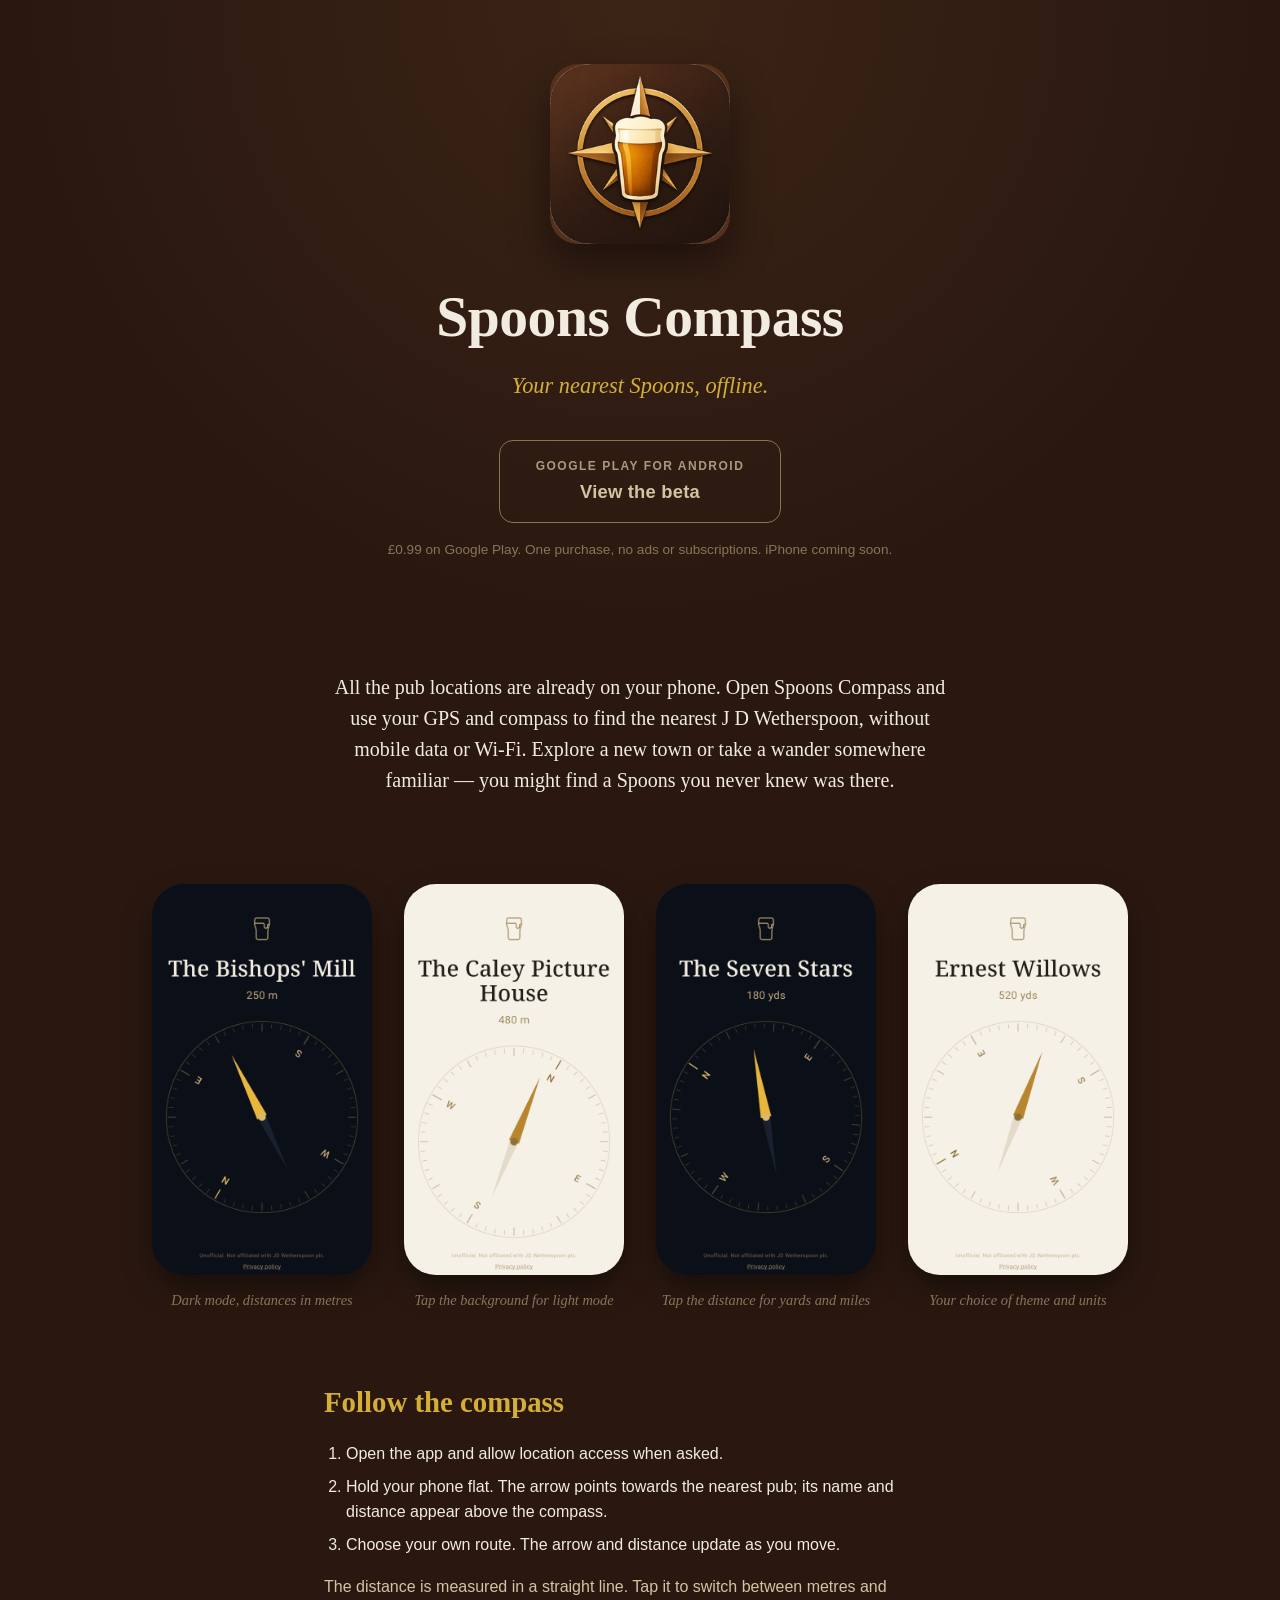
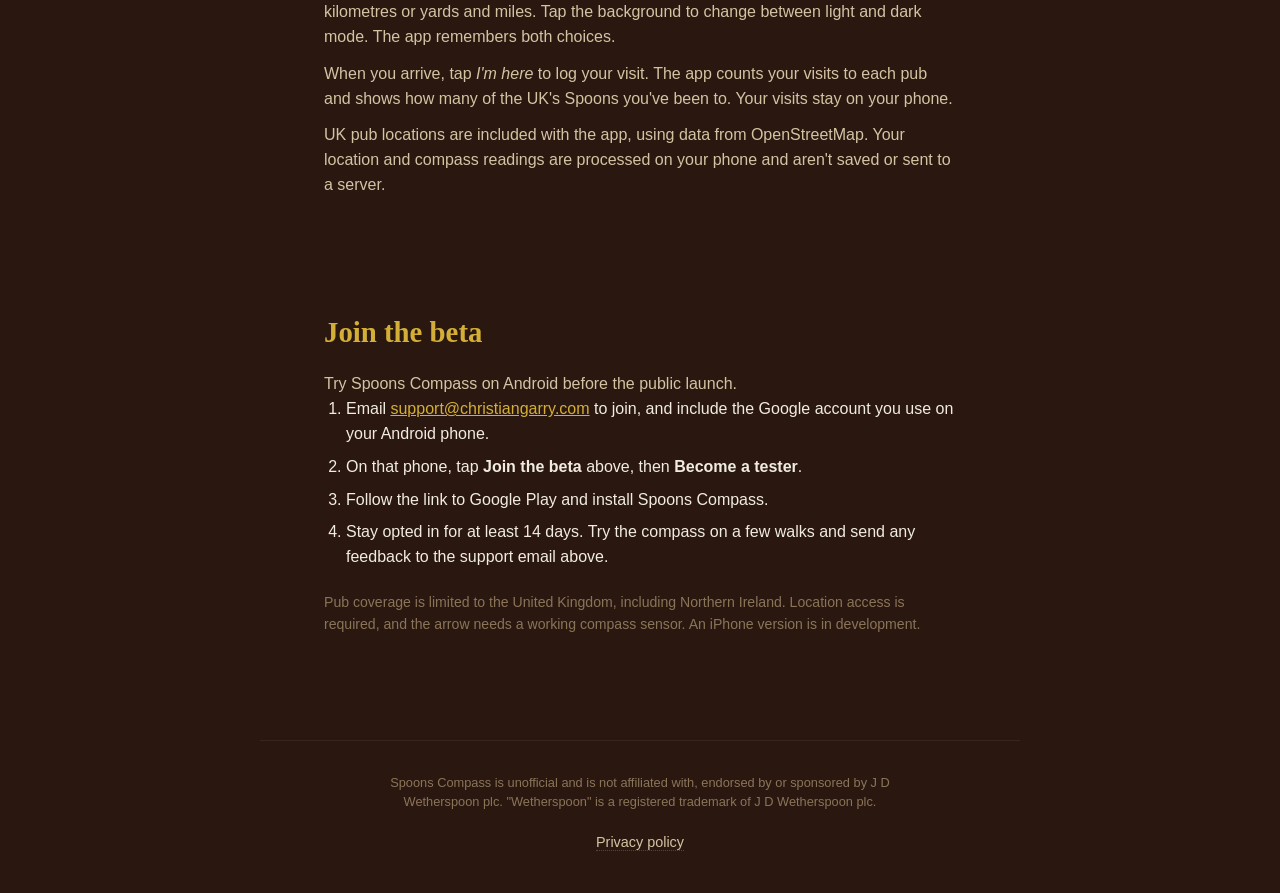
<file: index.html>
<!DOCTYPE html>
<html lang="en">
<head>
<meta charset="UTF-8" />
<meta name="viewport" content="width=device-width, initial-scale=1.0" />
<title>Spoons Compass — find your nearest Spoons offline</title>
<meta name="description" content="Find your nearest J D Wetherspoon pub without mobile data or Wi-Fi. Pub locations included, ready to explore. £0.99 on Android; iPhone coming soon." />
<meta property="og:title" content="Spoons Compass" />
<meta property="og:description" content="Your nearest Spoons, offline. Pub locations come with the app. Follow the compass and discover somewhere new." />
<meta property="og:image" content="icon-1024.png" />
<meta property="og:type" content="website" />
<link rel="icon" type="image/png" href="favicon.png" />
<link rel="stylesheet" href="style.css" />
</head>
<body>

<header class="hero">
  <img src="icon-256.png" alt="Spoons Compass icon" class="hero-icon" width="180" height="180" />
  <h1>Spoons Compass</h1>
  <p class="tagline">Your nearest Spoons, offline.</p>
  <a href="https://play.google.com/apps/testing/com.spoonscompass.spoons_compass"
     class="cta" id="download-btn">
    <span class="cta-platform">Google Play beta</span>
    <span class="cta-label">Join the beta</span>
  </a>
  <p class="cta-note">£0.99 on Google Play. One purchase, no ads or subscriptions. iPhone coming soon.</p>
</header>

<section class="lead">
  <p>
    All the pub locations are already on your phone. Open Spoons Compass and use
    your GPS and compass to find the nearest J&nbsp;D Wetherspoon, without mobile
    data or Wi-Fi. Explore a new town or take a wander somewhere familiar — you
    might find a Spoons you never knew was there.
  </p>
</section>

<section class="screens">
  <figure>
    <img src="screenshots/screenshot-1-dark-metric.png" alt="Spoons Compass in dark mode, showing the pub name and distance in metres above the compass" loading="lazy" />
    <figcaption>Dark mode, distances in metres</figcaption>
  </figure>
  <figure>
    <img src="screenshots/screenshot-2-light-metric.png" alt="Spoons Compass in light mode with a distance in metres" loading="lazy" />
    <figcaption>Tap the background for light mode</figcaption>
  </figure>
  <figure>
    <img src="screenshots/screenshot-3-dark-imperial.png" alt="Spoons Compass in dark mode with imperial distance units" loading="lazy" />
    <figcaption>Tap the distance for yards and miles</figcaption>
  </figure>
  <figure>
    <img src="screenshots/screenshot-4-light-imperial.png" alt="Spoons Compass in light mode with imperial distance units" loading="lazy" />
    <figcaption>Your choice of theme and units</figcaption>
  </figure>
</section>

<section class="how">
  <h2>Follow the compass</h2>
  <ol>
    <li>Open the app and allow location access when asked.</li>
    <li>Hold your phone flat. The arrow points towards the nearest pub; its name and distance appear above the compass.</li>
    <li>Choose your own route. The arrow and distance update as you move.</li>
  </ol>
  <p>
    The distance is measured in a straight line. Tap it to switch between metres
    and kilometres or yards and miles. Tap the background to change between light
    and dark mode. The app remembers both choices.
  </p>
  <p>
    When you arrive, tap <em>I'm here</em> to log your visit. The app counts
    your visits to each pub and shows how many of the UK's Spoons you've been to.
    Your visits stay on your phone.
  </p>
  <p>
    UK pub locations are included with the app, using data from OpenStreetMap.
    Your location and compass readings are processed on your phone and aren't
    saved or sent to a server.
  </p>
</section>

<section class="install">
  <h2>Join the beta</h2>
  <p>
    Try Spoons Compass on Android before the public launch.
  </p>
  <ol>
    <li>Email <a href="mailto:support@christiangarry.com" style="color: var(--gold);">support@christiangarry.com</a> to join, and include the Google account you use on your Android phone.</li>
    <li>On that phone, tap <strong>Join the beta</strong> above, then <strong>Become a tester</strong>.</li>
    <li>Follow the link to Google Play and install Spoons Compass.</li>
    <li>Stay opted in for at least 14 days. Try the compass on a few walks and send any feedback to the support email above.</li>
  </ol>
  <p class="small">
    Pub coverage is limited to the United Kingdom, including Northern Ireland.
    Location access is required, and the arrow needs a working compass sensor.
    An iPhone version is in development.
  </p>
</section>

<footer>
  <p class="disclaimer">
    Spoons Compass is unofficial and is not affiliated with, endorsed by or
    sponsored by J&nbsp;D Wetherspoon plc. "Wetherspoon" is a registered
    trademark of J&nbsp;D Wetherspoon plc.
  </p>
  <nav class="footer-nav">
    <a href="privacy.html">Privacy policy</a>
  </nav>
</footer>

<script>
  // Label the beta link for visitors on other platforms.
  (function () {
    var btn = document.getElementById('download-btn');
    if (!/android/i.test(navigator.userAgent)) {
      btn.querySelector('.cta-platform').textContent = 'Google Play for Android';
      btn.querySelector('.cta-label').textContent = 'View the beta';
      btn.classList.add('cta-secondary');
    }
  })();
</script>

</body>
</html>
</file>
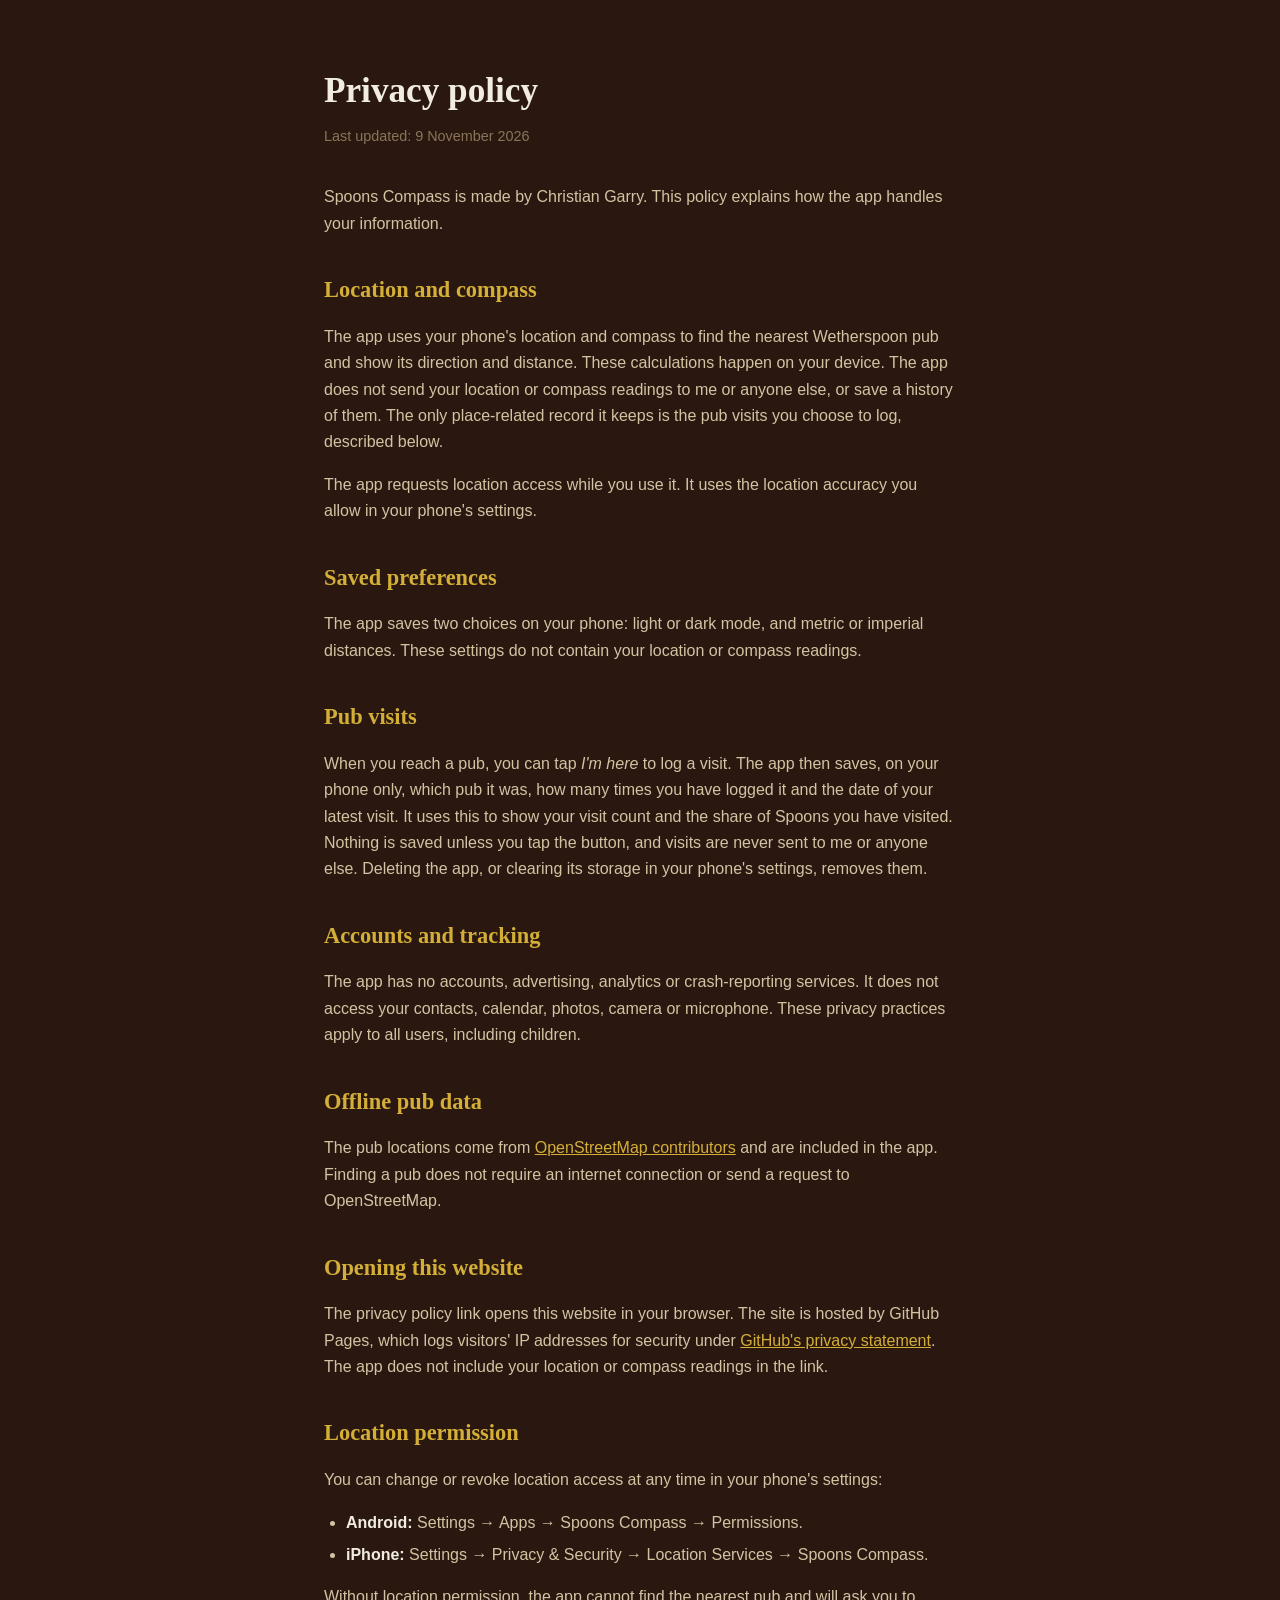
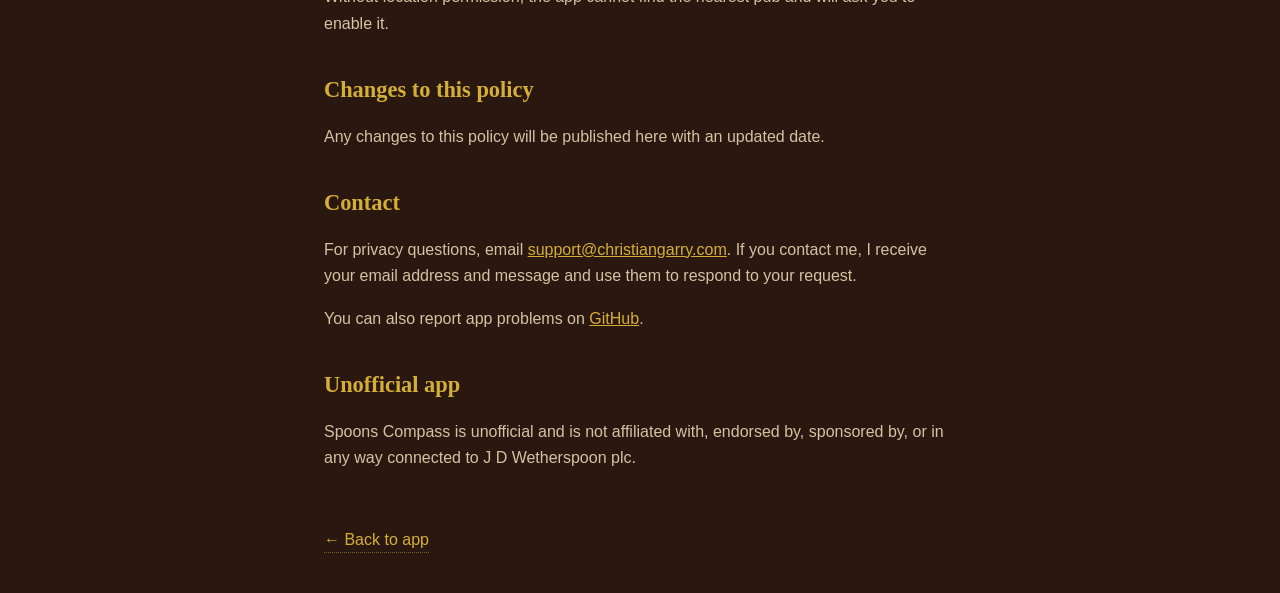
<file: privacy.html>
<!DOCTYPE html>
<html lang="en">
<head>
<meta charset="UTF-8" />
<meta name="viewport" content="width=device-width, initial-scale=1.0" />
<title>Privacy Policy — Spoons Compass</title>
<link rel="icon" type="image/png" href="favicon.png" />
<link rel="stylesheet" href="style.css" />
<style>
  .policy {
    max-width: 680px;
    margin: 0 auto;
    padding: 64px 24px 40px;
  }
  .policy h1 {
    font-family: var(--serif);
    color: var(--text);
    font-size: 2.2rem;
    margin: 0 0 6px;
  }
  .policy .updated {
    color: var(--text-dim);
    font-size: 0.9rem;
    margin: 0 0 36px;
  }
  .policy h2 {
    font-family: var(--serif);
    color: var(--gold);
    font-size: 1.4rem;
    margin: 36px 0 12px;
  }
  .policy p, .policy ul {
    color: var(--text-soft);
    line-height: 1.65;
  }
  .policy ul { padding-left: 22px; }
  .policy li { margin-bottom: 6px; }
  .policy strong { color: var(--text); }
  .policy .back {
    display: inline-block;
    margin-top: 40px;
    color: var(--gold);
    text-decoration: none;
    border-bottom: 1px dotted rgba(212, 175, 55, 0.5);
  }
</style>
</head>
<body>

<main class="policy">

<h1>Privacy policy</h1>
<p class="updated">Last updated: 9 November 2026</p>

<p>
Spoons Compass is made by Christian Garry. This policy explains how the app
handles your information.
</p>

<h2>Location and compass</h2>
<p>
The app uses your phone's location and compass to find the nearest Wetherspoon
pub and show its direction and distance. These calculations happen on your
device. The app does not send your location or compass readings to me or
anyone else, or save a history of them. The only place-related record it keeps
is the pub visits you choose to log, described below.
</p>
<p>
The app requests location access while you use it. It uses the location
accuracy you allow in your phone's settings.
</p>

<h2>Saved preferences</h2>
<p>
The app saves two choices on your phone: light or dark mode, and metric or
imperial distances. These settings do not contain your location or compass
readings.
</p>

<h2>Pub visits</h2>
<p>
When you reach a pub, you can tap <em>I'm here</em> to log a visit. The app
then saves, on your phone only, which pub it was, how many times you have
logged it and the date of your latest visit. It uses this to show your visit
count and the share of Spoons you have visited. Nothing is saved unless you
tap the button, and visits are never sent to me or anyone else. Deleting the
app, or clearing its storage in your phone's settings, removes them.
</p>

<h2>Accounts and tracking</h2>
<p>
The app has no accounts, advertising, analytics or crash-reporting services.
It does not access your contacts, calendar, photos, camera or microphone.
These privacy practices apply to all users, including children.
</p>

<h2>Offline pub data</h2>
<p>
The pub locations come from
<a href="https://www.openstreetmap.org/copyright" style="color: var(--gold);">OpenStreetMap contributors</a>
and are included in the app. Finding a pub does not require an internet
connection or send a request to OpenStreetMap.
</p>

<h2>Opening this website</h2>
<p>
The privacy policy link opens this website in your browser. The site is
hosted by GitHub Pages, which logs visitors' IP addresses for security under
<a href="https://docs.github.com/en/site-policy/privacy-policies/github-general-privacy-statement" style="color: var(--gold);">GitHub's privacy statement</a>.
The app does not include your location or compass readings in the link.
</p>

<h2>Location permission</h2>
<p>
You can change or revoke location access at any time in your phone's settings:
</p>
<ul>
  <li><strong>Android:</strong> Settings → Apps → Spoons Compass → Permissions.</li>
  <li><strong>iPhone:</strong> Settings → Privacy &amp; Security → Location Services → Spoons Compass.</li>
</ul>
<p>
Without location permission, the app cannot find the nearest pub and will
ask you to enable it.
</p>

<h2>Changes to this policy</h2>
<p>
Any changes to this policy will be published here with an updated date.
</p>

<h2>Contact</h2>
<p>
For privacy questions, email
<a href="mailto:support@christiangarry.com" style="color: var(--gold);">support@christiangarry.com</a>.
If you contact me, I receive your email address and message and use them
to respond to your request.
</p>
<p>
You can also report app problems on
<a href="https://github.com/cgarryZA/Spoons-Compass/issues" style="color: var(--gold);">GitHub</a>.
</p>

<h2>Unofficial app</h2>
<p>
Spoons Compass is unofficial and is not affiliated with, endorsed by,
sponsored by, or in any way connected to J D Wetherspoon plc.
</p>

<a href="index.html" class="back">← Back to app</a>

</main>

</body>
</html>
</file>
<file: style.css>
:root {
  --bg: #2a1810;
  --bg-soft: #3c2416;
  --bg-card: #1f1109;
  --text: #f1ecdf;
  --text-soft: #d4c3a3;
  --text-dim: #8a7458;
  --gold: #d4af37;
  --gold-bright: #e8b53d;
  --serif: Georgia, "Times New Roman", "Hoefler Text", Cambria, serif;
  --sans: -apple-system, BlinkMacSystemFont, "Segoe UI", Roboto, sans-serif;
}

* { box-sizing: border-box; }

body {
  margin: 0;
  background: var(--bg);
  color: var(--text);
  font-family: var(--sans);
  line-height: 1.55;
  -webkit-font-smoothing: antialiased;
  text-rendering: optimizeLegibility;
}

/* ── Hero ─────────────────────────────────────────────────────────── */

.hero {
  text-align: center;
  padding: 64px 24px 56px;
  background: radial-gradient(circle at 50% 0%, var(--bg-soft) 0%, var(--bg) 70%);
}

.hero-icon {
  border-radius: 28px;
  box-shadow: 0 18px 40px rgba(0, 0, 0, 0.45);
  display: block;
  margin: 0 auto 28px;
}

.hero h1 {
  font-family: var(--serif);
  font-weight: 600;
  font-size: clamp(2.4rem, 6vw, 3.6rem);
  margin: 0 0 8px;
  letter-spacing: -0.5px;
  color: var(--text);
}

.tagline {
  font-family: var(--serif);
  font-style: italic;
  color: var(--gold);
  font-size: clamp(1.15rem, 2.4vw, 1.4rem);
  margin: 0 0 36px;
}

.cta {
  display: inline-flex;
  flex-direction: column;
  align-items: center;
  gap: 2px;
  background: var(--gold);
  color: #1c1208;
  padding: 16px 36px;
  border-radius: 14px;
  text-decoration: none;
  font-weight: 600;
  letter-spacing: 0.2px;
  box-shadow: 0 8px 24px rgba(0, 0, 0, 0.35), inset 0 1px 0 rgba(255, 255, 255, 0.18);
  transition: transform 0.12s ease, box-shadow 0.12s ease;
  min-width: 240px;
}

.cta:hover {
  transform: translateY(-1px);
  box-shadow: 0 12px 30px rgba(0, 0, 0, 0.45), inset 0 1px 0 rgba(255, 255, 255, 0.2);
}

.cta:active { transform: translateY(0); }

.cta-platform {
  font-size: 0.75rem;
  text-transform: uppercase;
  letter-spacing: 1.5px;
  opacity: 0.75;
}

.cta-label {
  font-size: 1.15rem;
}

.cta-secondary {
  background: transparent;
  color: var(--text-soft);
  border: 1px solid var(--text-dim);
  box-shadow: none;
}

.cta-secondary:hover {
  background: rgba(255, 255, 255, 0.04);
  box-shadow: none;
}

.cta-note {
  font-size: 0.85rem;
  color: var(--text-dim);
  margin: 16px 0 0;
}

/* ── Content sections ─────────────────────────────────────────────── */

.lead,
.how,
.install {
  max-width: 680px;
  margin: 0 auto;
  padding: 56px 24px;
}

.lead p {
  font-family: var(--serif);
  font-size: 1.25rem;
  line-height: 1.55;
  color: var(--text);
  text-align: center;
  margin: 0;
}

.how h2,
.install h2 {
  font-family: var(--serif);
  font-size: 1.8rem;
  margin: 0 0 18px;
  color: var(--gold);
}

.how ol,
.install ol {
  padding-left: 22px;
  margin: 0 0 18px;
}

.how li,
.install li {
  margin-bottom: 8px;
  color: var(--text);
}

.how p,
.install p {
  color: var(--text-soft);
  margin: 12px 0 0;
}

.install code {
  background: var(--bg-card);
  padding: 2px 6px;
  border-radius: 4px;
  font-size: 0.92em;
  color: var(--gold-bright);
}

.install em {
  color: var(--text);
  font-style: italic;
}

.install .small {
  font-size: 0.88rem;
  color: var(--text-dim);
  margin-top: 22px;
}

/* ── Screenshots ──────────────────────────────────────────────────── */

.screens {
  display: flex;
  flex-wrap: wrap;
  gap: 32px;
  justify-content: center;
  padding: 32px 24px 12px;
  max-width: 1100px;
  margin: 0 auto;
}

.screens figure {
  margin: 0;
  text-align: center;
  max-width: 220px;
}

.screens img {
  width: 100%;
  height: auto;
  border-radius: 32px;
  box-shadow: 0 14px 30px rgba(0, 0, 0, 0.4);
  display: block;
}

.screens figcaption {
  margin-top: 14px;
  font-size: 0.9rem;
  color: var(--text-dim);
  font-family: var(--serif);
  font-style: italic;
}

/* ── Footer ───────────────────────────────────────────────────────── */

footer {
  border-top: 1px solid rgba(255, 255, 255, 0.06);
  padding: 32px 24px 40px;
  text-align: center;
  max-width: 760px;
  margin: 48px auto 0;
}

.disclaimer {
  color: var(--text-dim);
  font-size: 0.8rem;
  max-width: 540px;
  margin: 0 auto 20px;
  line-height: 1.5;
}

.footer-nav {
  font-size: 0.9rem;
}

.footer-nav a {
  color: var(--text-soft);
  text-decoration: none;
  border-bottom: 1px dotted rgba(255, 255, 255, 0.2);
}

.footer-nav a:hover { color: var(--gold); }

.footer-nav .dot {
  color: var(--text-dim);
  margin: 0 10px;
}

/* ── Small screens ────────────────────────────────────────────────── */

@media (max-width: 540px) {
  .hero { padding: 48px 20px 40px; }
  .hero-icon { width: 140px; height: 140px; border-radius: 24px; }
  .screens figure { max-width: 240px; }
}
</file>
